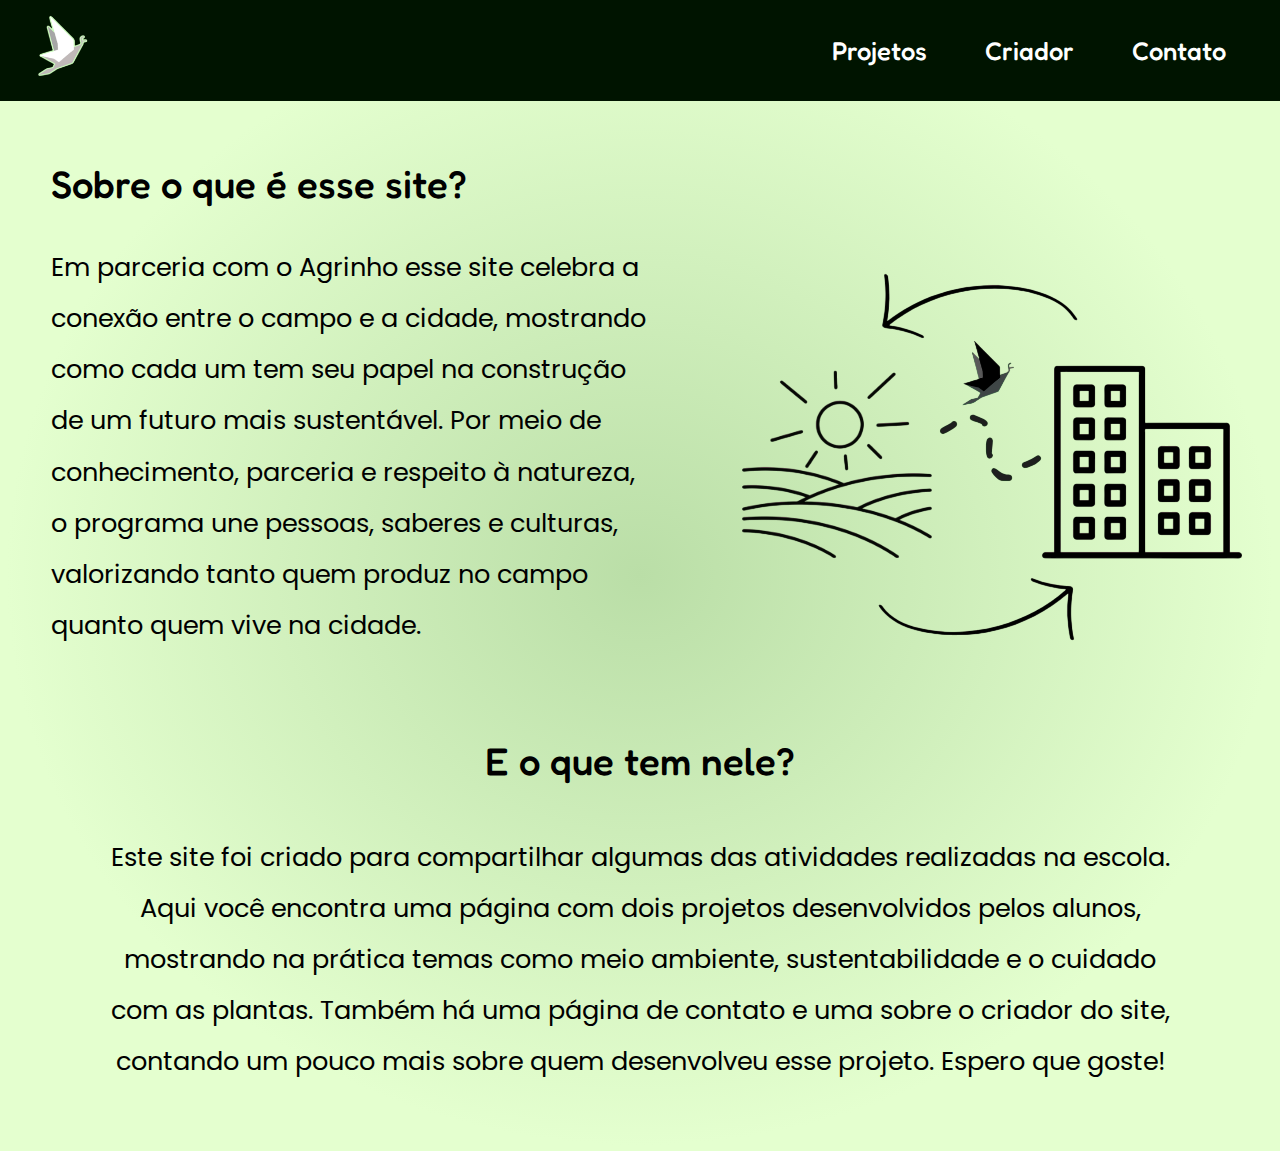
<file: index.html>
<!DOCTYPE html>
<html lang="PT-BR">
<head>
    <meta charset="UTF-8">
    <meta http-equiv="X-UA-Compatible" content="IE=edge">
    <meta name="viewport" content="width=device-width, initial-scale=1.0">
    <link rel="stylesheet" href="style.css">
    <link rel="stylesheet" href="reset_X.css">
    <link rel="preconnect" href="https://fonts.googleapis.com">
    <link rel="preconnect" href="https://fonts.gstatic.com" crossorigin>
    <link href="https://fonts.googleapis.com/css2?family=Fredoka:wght@300..700&display=swap" rel="stylesheet">
    <link href="https://fonts.googleapis.com/css2?family=Poppins&display=swap" rel="stylesheet">
    <title>TP - inicial</title>
</head>
<body class="tudo">
    <header class="cabecalho">
        <div class="icones">
        <a href="../index.html"><img class="logo" src="logo.png" alt="inicio"></a>
        <a href="projetos/projetos.html"><img class="projetos" src="projetos/iconfolha.png" alt="projetos"></a>
        <a href="criador/criador.html"><img class="integrantes" src="projetos/iconpessoa.png" alt="integrantes"></a>
        <a href="contato/contato.html"><img class="contato" src="projetos/iconlocalizacao.png" alt="contato"></a>
        </div>
        <div class="pc">
                <a href="projetos/projetos.html"><ul class="projetos2">Projetos</ul></a>
                <a href="criador/criador.html"><ul class="integrantes2">Criador</ul></a>
                <a href="contato/contato.html"><ul class="contato2">Contato</ul></a>
        </div>
    </header>
    <h1 class="titulo">Sobre o que é esse site?</h1>
    <div class="separa">
    <p class="texto">Em parceria com o Agrinho esse site celebra a conexão entre o campo e a cidade, mostrando como cada um tem seu papel na construção de um futuro mais sustentável. Por meio de conhecimento, parceria e respeito à natureza, o programa une pessoas, saberes e culturas, valorizando tanto quem produz no campo quanto quem vive na cidade.</p>
        <img class="bc" src="imagemirada.png" width="75%" alt="imagem maneira">
    </div>
    <header class="agrinho">E o que tem nele?</header>
    <p class="textoagrinho">Este site foi criado para compartilhar algumas das atividades realizadas na escola. Aqui você encontra uma página com dois projetos desenvolvidos pelos alunos, mostrando na prática temas como meio ambiente, sustentabilidade e o cuidado com as plantas. Também há uma página de contato e uma sobre o criador do site, contando um pouco mais sobre quem desenvolveu esse projeto. Espero que goste!</p>
</body>
</file>
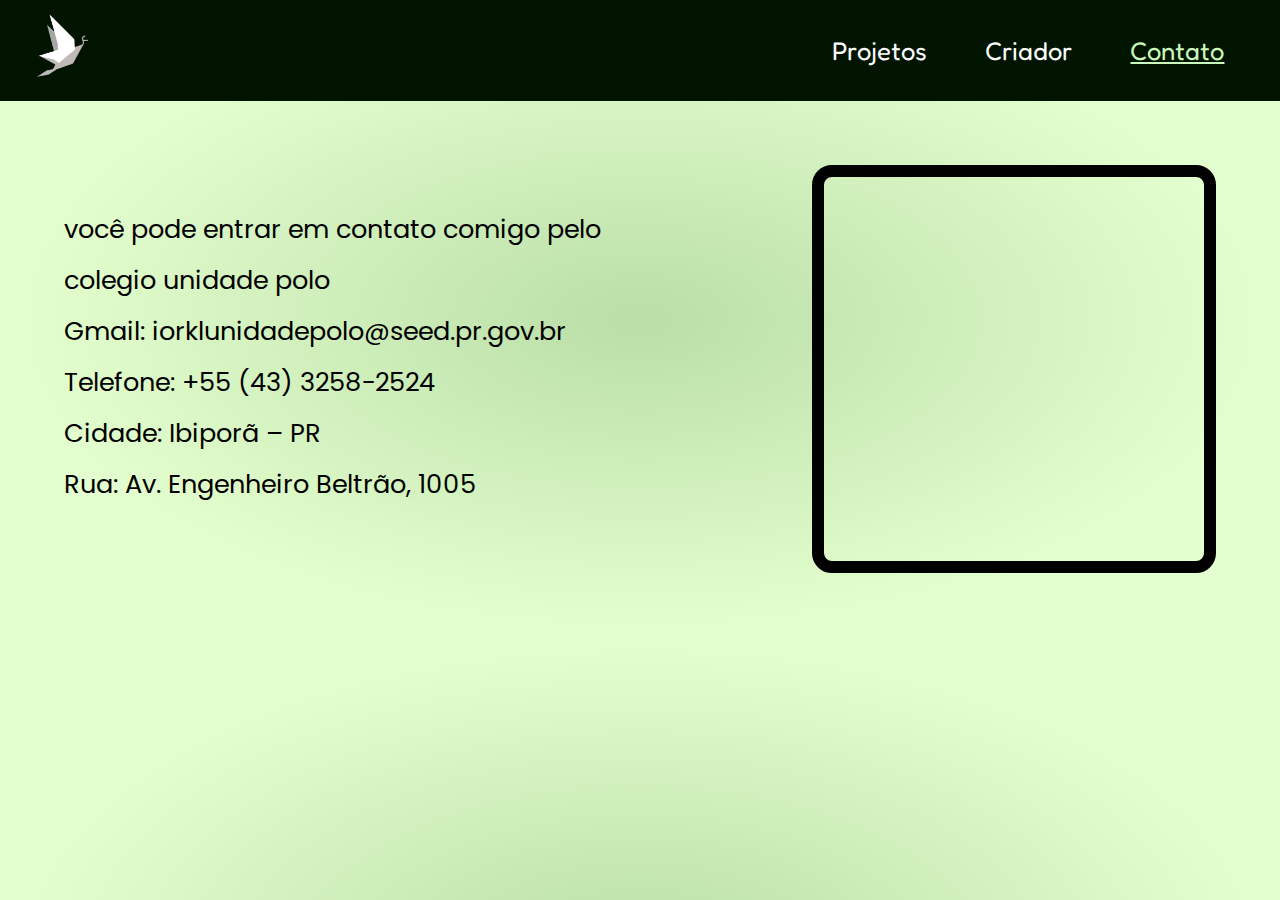
<file: contato/contato.html>
<!DOCTYPE html>
<html lang="PT-BR">
<head>
    <meta charset="UTF-8">
    <meta http-equiv="X-UA-Compatible" content="IE=edge">
    <meta name="viewport" content="width=device-width, initial-scale=1.0">
    <link rel="stylesheet" href="contato.css">
    <link rel="stylesheet" href="reset_X.css">
    <link rel="preconnect" href="https://fonts.googleapis.com">
    <link rel="preconnect" href="https://fonts.gstatic.com" crossorigin>
    <link href="https://fonts.googleapis.com/css2?family=Fredoka:wght@300..700&display=swap" rel="stylesheet">
    <link href="https://fonts.googleapis.com/css2?family=Poppins&display=swap" rel="stylesheet">
    <title>contato</title>
</head>
<body class="tudo">
    <header class="cabecalho">
        <div class="icones">
        <a href="../index.html"><img class="logo" src="../projetos/logopadrao.png" alt="inicio"></a>
        <a href="../projetos/projetos.html"><img class="projetos" src="../projetos/iconfolha.png" alt="projetos"></a>
        <a href="../criador/criador.html"><img class="integrantes" src="../projetos/iconpessoa.png" alt="integrantes"></a>
<img class="contato" src="../projetos/iconlocalizacaoS.png" alt="contato">
        </div>
        <div class="pc">
                <a href="../projetos/projetos.html"><ul class="projetos2">Projetos</ul></a>
                <a href="../criador/criador.html"><ul class="integrantes2">Criador</ul></a>
<ul class="contato2">Contato</ul>
        </div>
    </header>
    <div class="interior">
        <ul class="texto">
            <li>você pode entrar em contato comigo pelo colegio unidade polo</li>
            <li>Email: iorklunidadepolo@seed.pr.gov.br</li>
            <li>Telefone: +55 (43) 3258-2524</li>
            <li>Cidade: Ibiporã – PR</li>
            <li>Rua: Av. Engenheiro Beltrão, 1005</li>
        </ul>
        <iframe class="mapa" src="https://www.google.com/maps/embed?pb=!1m18!1m12!1m3!1d3665.426672056186!2d-51.04086918857665!3d-23.263941350646306!2m3!1f0!2f0!3f0!3m2!1i1024!2i768!4f13.1!3m3!1m2!1s0x94eb47ca7de7359d%3A0xd9c73ad5f8b13943!2sUnidade%20Polo%2C%20C%20E-Ef%20M%20P!5e0!3m2!1spt-BR!2sbr!4v1750609678465!5m2!1spt-BR!2sbr%22%20width=%22600%22%20height=%22450%22%20style=%22border:0;%22%20allowfullscreen=%22%22%20loading=%22lazy%22%20referrerpolicy=%22no-referrer-when-downgrade" style="width:80vw; height:90vw; border: 4vw solid #000000; border-radius: 20px; margin-left: 6.5vw;"></iframe>
    </div>
    <div class="interior2">
        <ul class="texto">
            <li>você pode entrar em contato comigo pelo colegio unidade polo</li>
            <li>Gmail: iorklunidadepolo@seed.pr.gov.br</li>
            <li>Telefone: +55 (43) 3258-2524</li>
            <li>Cidade: Ibiporã – PR</li>
            <li>Rua: Av. Engenheiro Beltrão, 1005</li>
        </ul>
        <iframe class="mapa" src="https://www.google.com/maps/embed?pb=!1m18!1m12!1m3!1d3665.426672056186!2d-51.04086918857665!3d-23.263941350646306!2m3!1f0!2f0!3f0!3m2!1i1024!2i768!4f13.1!3m3!1m2!1s0x94eb47ca7de7359d%3A0xd9c73ad5f8b13943!2sUnidade%20Polo%2C%20C%20E-Ef%20M%20P!5e0!3m2!1spt-BR!2sbr!4v1750609678465!5m2!1spt-BR!2sbr%22%20width=%22600%22%20height=%22450%22%20style=%22border:0;%22%20allowfullscreen=%22%22%20loading=%22lazy%22%20referrerpolicy=%22no-referrer-when-downgrade" style="width:40vw; height:30vw; border: 1vw solid #000000; border-radius: 20px; margin-left: 6.5vw;"></iframe>

    </div>

</body>
</file>
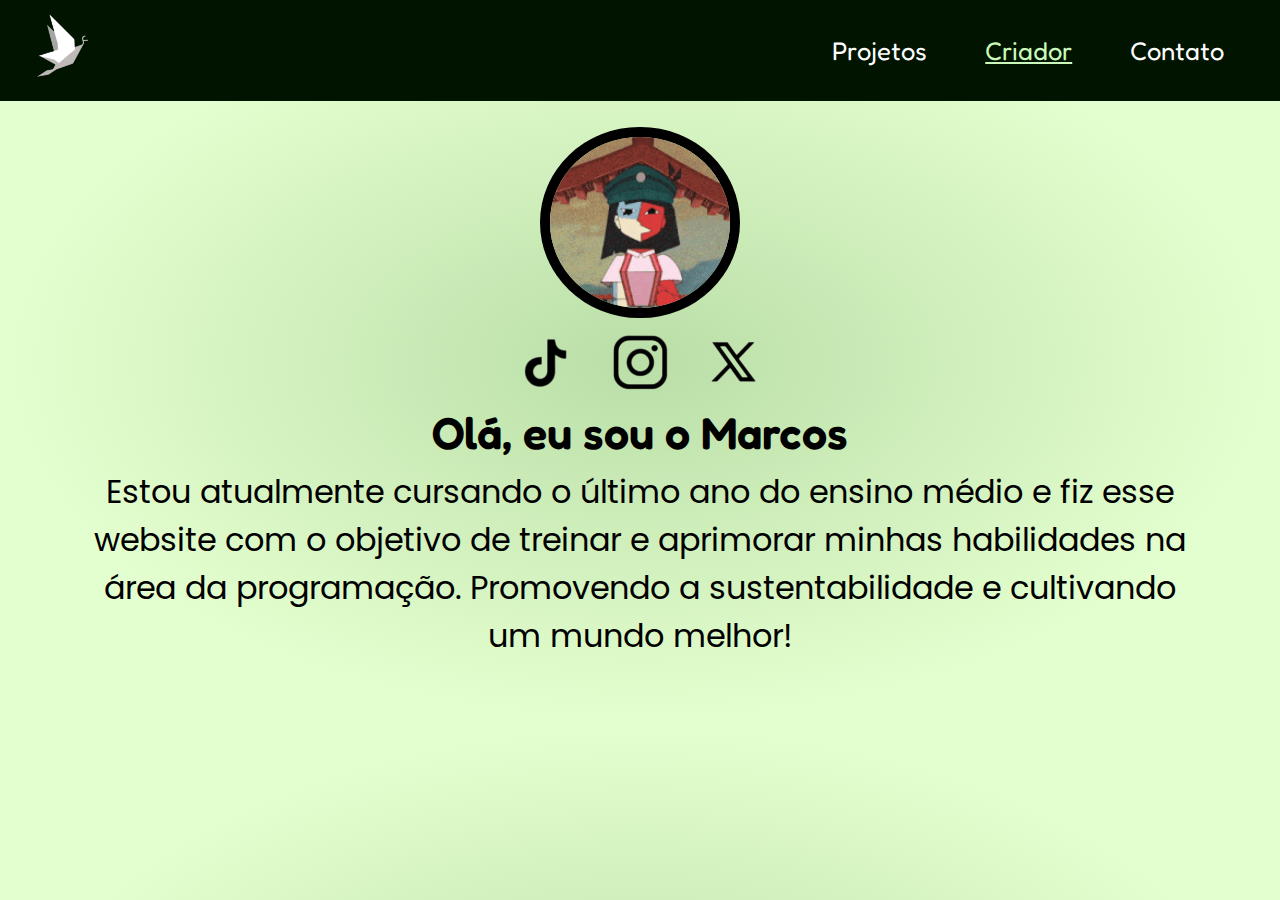
<file: criador/criador.html>
<!DOCTYPE html>
<html lang="PT-BR">
<head>
    <meta charset="UTF-8">
    <meta http-equiv="X-UA-Compatible" content="IE=edge">
    <meta name="viewport" content="width=device-width, initial-scale=1.0">
    <link rel="stylesheet" href="criador.css">
    <link rel="stylesheet" href="reset_X.css">
    <link rel="preconnect" href="https://fonts.gstatic.com" crossorigin>
    <link href="https://fonts.googleapis.com/css2?family=Fredoka:wght@300..700&display=swap" rel="stylesheet">
<link href="https://fonts.googleapis.com/css2?family=Fredoka:wght@599&display=swap" rel="stylesheet">
<link href="https://fonts.googleapis.com/css2?family=Poppins&display=swap" rel="stylesheet">
    <title>Criador</title>
</head>
<body class="tudo">
    <header class="cabecalho">
        <div class="icones">
        <a href="../index.html"><img class="logo" src="../projetos/logopadrao.png" alt="inicio"></a>
        <a href="../projetos/projetos.html"><img class="projetos" src="../projetos/iconfolha.png" alt="projetos"></a>
<img class="integrantes" src="../projetos/iconpessoaS.png" alt="integrantes">
        <a href="../contato/contato.html"><img class="contato" src="../projetos/iconlocalizacao.png" alt="contato"></a>
        </div>
        <div class="pc">
                <a href="../projetos/projetos.html"><ul class="projetos2">Projetos</ul></a>
                <ul class="integrantes2">Criador</ul>
                <a href="../contato/contato.html"><ul class="contato2">Contato</ul></a>
            
        </div>
    </header>
        <img class="perfil" src="../imagem.gif" alt="gif top">
        <div class="icon">
            <a href="https://www.tiktok.com/@marcos_tk1212"><img class="poi" src="../tiktok.png" alt="tiktok"></a>
            <a href="https://www.instagram.com/marcos_01218/?next=%2F"><img class="poi" src="../insta.png" alt="instagram"></a>
            <a href="https://x.com/Marcos_01218?t=-fRbw2Rjr2ZcEkedhzmm3w&s=09"><img class="poi" src="../x.png" alt="x"></a>
        </div>
        <header class="ola">Olá, eu sou o Marcos</header>
        <p class="texto">Estou atualmente cursando o último ano do ensino médio e fiz esse website com o objetivo de treinar e aprimorar minhas habilidades na área da programação. Promovendo a sustentabilidade e cultivando um mundo melhor!</p>
    

    
</body>
</html>
</file>
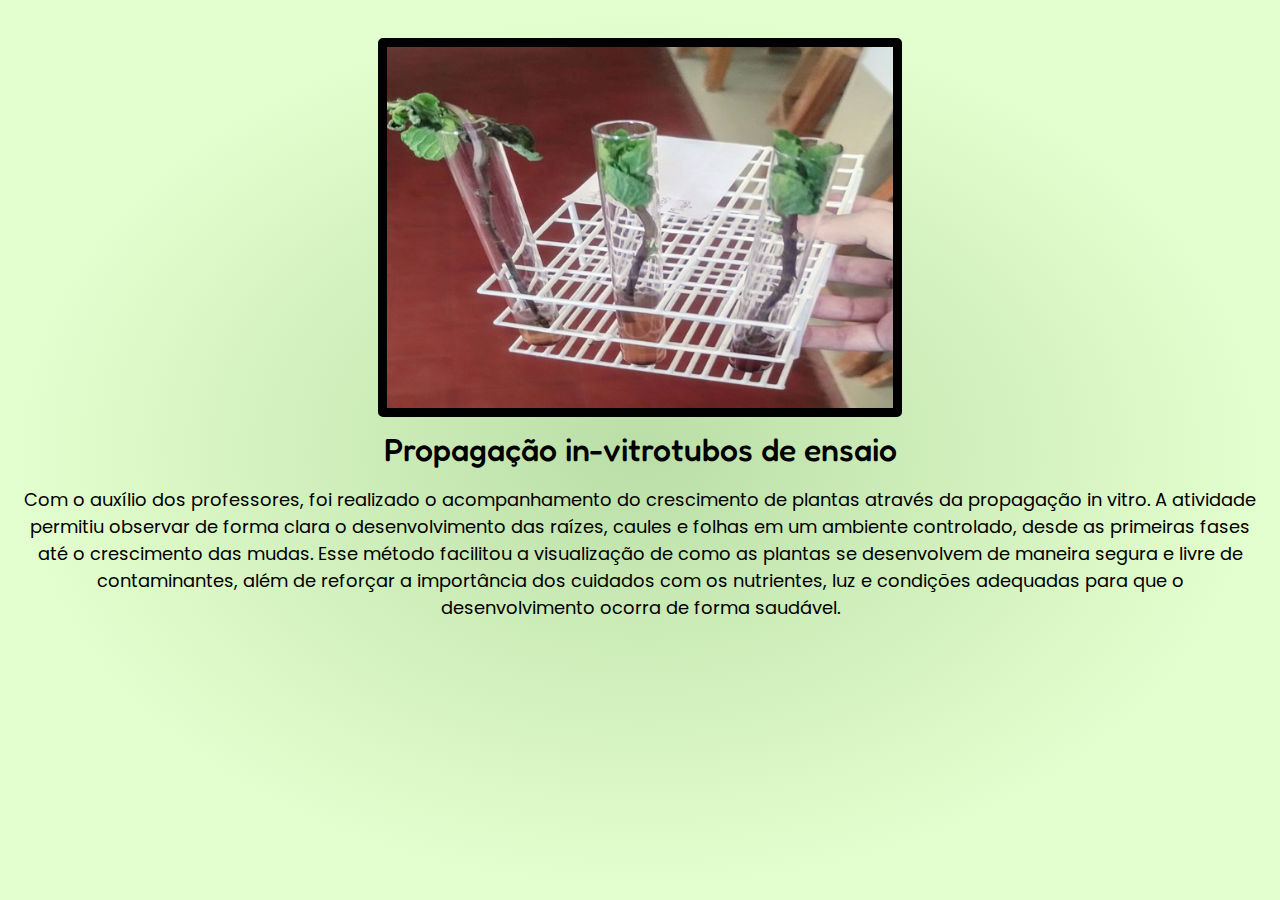
<file: projetos/invitro.html>
<html>
      <link rel="preconnect" href="https://fonts.googleapis.com">
    <link rel="preconnect" href="https://fonts.gstatic.com" crossorigin>
    <link href="https://fonts.googleapis.com/css2?family=Fredoka:wght@300..700&display=swap" rel="stylesheet">
    <link rel="preconnect" href="https://fonts.gstatic.com" crossorigin>
<link href="https://fonts.googleapis.com/css2?family=Poppins&display=swap" rel="stylesheet">
  <head>
    <title>Propagação in-vitro</title>
    <style>
        .fundo {
            background-image: radial-gradient(#badea7, #e4ffcf 70%, #e4ffcf); 
    background-repeat: no-repeat;
    background-size: cover;
        }
        img {
        display: block;
        margin: auto;
        margin-top: 8%;
        border: solid 1.75vw #000000;
        border-radius: 5px;
        align-items: center;
        align-content: center;
        width: 82%;
        margin-left: auto 10%;
      }
      .celular {
        display: flex;
      }
      .pc {
        display: none;
      }

            header {
                align-items: center;
        align-content: center;
                display: block;
                justify-content: center;
                text-align: center;
        font-size: 8vw;
        color: black;
        margin-top: 4%;
            font-family: "Fredoka", sans-serif;
    font-optical-sizing: auto;
    font-weight: 500;
    font-style: normal;
      }
            p {
        font-size: 5vw;
          font-family: "Poppins", sans-serif;
  font-weight: 400;
  font-style: normal;
text-align: center;
margin-left: 5%;
margin-right: 5%;
      }
      
        @media screen and (orientation: landscape) {
          .pc {
            display: flex;
          }
          .celular {
            display: none;
          }
      img {
        
        display: block;
        margin: auto;
        margin-top: auto 5%;
        margin-top: 3%;
        border: solid 0.75vw #000000;
        border-radius: 5px;
        align-items: center;
        align-content: center;
        width: 40%;
        
      }
      header {
                align-items: center;
        align-content: center;
                display: block;
                justify-content: center;
                text-align: center;
        font-size: 2.5vw;
        color: black;
        margin-top: 1%;
            font-family: "Fredoka", sans-serif;
    font-optical-sizing: auto;
    font-weight: <700>;
    font-style: normal;
      }

      p {
        font-size: 1.4vw;
          font-family: "Poppins", sans-serif;
  font-weight: 400;
  font-style: normal;
text-align: center;
margin-left: 1%;
margin-right: 1%;
      }
    }
    </style>
  </head>
  <body class="fundo">
    <img class="pc" src="invitro2.jpg" alt="">
<img class="celular" width="90%" src="invitro2.jpg" alt="">
<header class="pc">Propagação in-vitrotubos de ensaio</header>
<header class="celular">Propagação in-vitro</header>
<p class="pc">Com o auxílio dos professores, foi realizado o acompanhamento do crescimento de plantas através da propagação in vitro. A atividade permitiu observar de forma clara o desenvolvimento das raízes, caules e folhas em um ambiente controlado, desde as primeiras fases até o crescimento das mudas. Esse método facilitou a visualização de como as plantas se desenvolvem de maneira segura e livre de contaminantes, além de reforçar a importância dos cuidados com os nutrientes, luz e condições adequadas para que o desenvolvimento ocorra de forma saudável.</p>
<p class="celular">Com o auxílio dos professores, foi realizado o acompanhamento do crescimento de plantas através da propagação in vitro. A atividade permitiu observar de forma clara o desenvolvimento das raízes, caules e folhas em um ambiente controlado, desde as primeiras fases até o crescimento das mudas. Esse método facilitou a visualização de como as plantas se desenvolvem de maneira segura e livre de contaminantes, além de reforçar a importância dos cuidados com os nutrientes, luz e condições adequadas para que o desenvolvimento ocorra de forma saudável.</p>
  </body>
  </body>
</html>
</file>
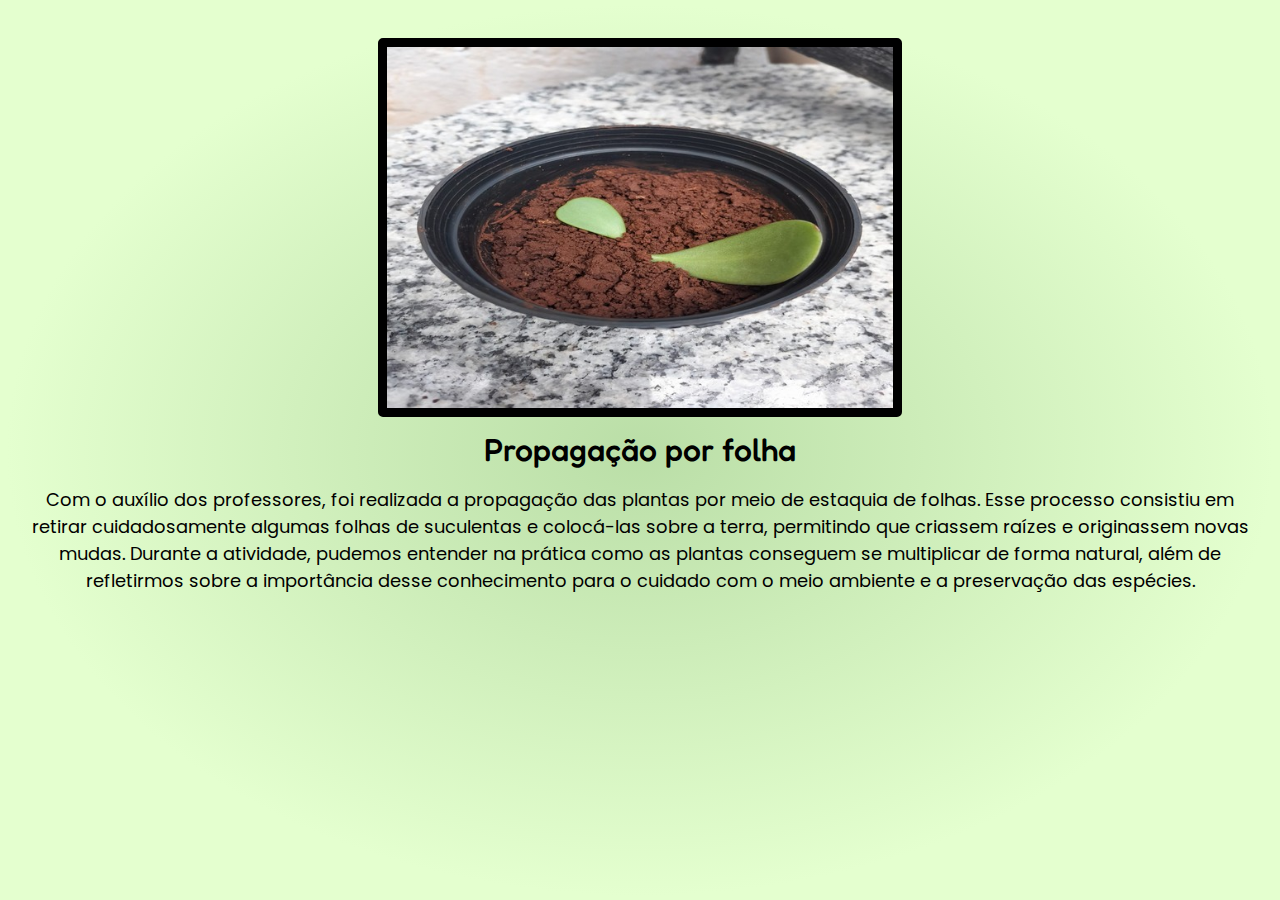
<file: projetos/planta.html>
<html>
      <link rel="preconnect" href="https://fonts.googleapis.com">
    <link rel="preconnect" href="https://fonts.gstatic.com" crossorigin>
    <link href="https://fonts.googleapis.com/css2?family=Fredoka:wght@300..700&display=swap" rel="stylesheet">
    <link rel="preconnect" href="https://fonts.gstatic.com" crossorigin>
<link href="https://fonts.googleapis.com/css2?family=Poppins&display=swap" rel="stylesheet">
  <head>
    <title>Propagação por Folha</title>
    <style>
        .fundo {
            background-image: radial-gradient(#badea7, #e4ffcf 70%, #e4ffcf); 
    background-repeat: no-repeat;
    background-size: cover;
        }
        img {
        display: block;
        margin: auto;
        margin-top: 8%;
        border: solid 1.75vw #000000;
        border-radius: 5px;
        align-items: center;
        align-content: center;
        width: 82%;
        margin-left: auto 10%;
      }
      .celular {
        display: flex;
      }
      .pc {
        display: none;
      }

            header {
                align-items: center;
        align-content: center;
                display: block;
                justify-content: center;
                text-align: center;
        font-size: 8vw;
        color: black;
        margin-top: 4%;
            font-family: "Fredoka", sans-serif;
    font-optical-sizing: auto;
    font-weight: 500;
    font-style: normal;
      }
            p {
        font-size: 5vw;
          font-family: "Poppins", sans-serif;
  font-weight: 400;
  font-style: normal;
text-align: center;
margin-left: 5%;
margin-right: 5%;
      }
      
        @media screen and (orientation: landscape) {
          .pc {
            display: flex;
          }
          .celular {
            display: none;
          }
      img {
        
        display: block;
        margin: auto;
        margin-top: auto 5%;
        margin-top: 3%;
        border: solid 0.75vw #000000;
        border-radius: 5px;
        align-items: center;
        align-content: center;
        width: 40%;
        
      }
      header {
                align-items: center;
        align-content: center;
                display: block;
                justify-content: center;
                text-align: center;
        font-size: 2.5vw;
        color: black;
        margin-top: 1%;
            font-family: "Fredoka", sans-serif;
    font-optical-sizing: auto;
    font-weight: <700>;
    font-style: normal;
      }

      p {
        font-size: 1.4vw;
          font-family: "Poppins", sans-serif;
  font-weight: 400;
  font-style: normal;
text-align: center;
margin-left: 1%;
margin-right: 1%;
      }
    }
    </style>
  </head>
  <body class="fundo">
    <img class="pc" src="planta2.jpg" alt="">
<img class="celular" width="90%" src="planta2.jpg" alt="">
<header class="pc">Propagação por folha</header>
<header class="celular">Propagação por folha</header>
<p class="pc">Com o auxílio dos professores, foi realizada a propagação das plantas por meio de estaquia de folhas. Esse processo consistiu em retirar cuidadosamente algumas folhas de suculentas e colocá-las sobre a terra, permitindo que criassem raízes e originassem novas mudas. Durante a atividade, pudemos entender na prática como as plantas conseguem se multiplicar de forma natural, além de refletirmos sobre a importância desse conhecimento para o cuidado com o meio ambiente e a preservação das espécies.</p>
<p class="celular">Com o auxílio dos professores, foi realizada a propagação das plantas por meio de estaquia de folhas. Esse processo consistiu em retirar cuidadosamente algumas folhas de suculentas e colocá-las sobre a terra, permitindo que criassem raízes e originassem novas mudas. Durante a atividade, pudemos entender na prática como as plantas conseguem se multiplicar de forma natural, além de refletirmos sobre a importância desse conhecimento para o cuidado com o meio ambiente e a preservação das espécies.</p>
  </body>
  </body>
</html>
</file>
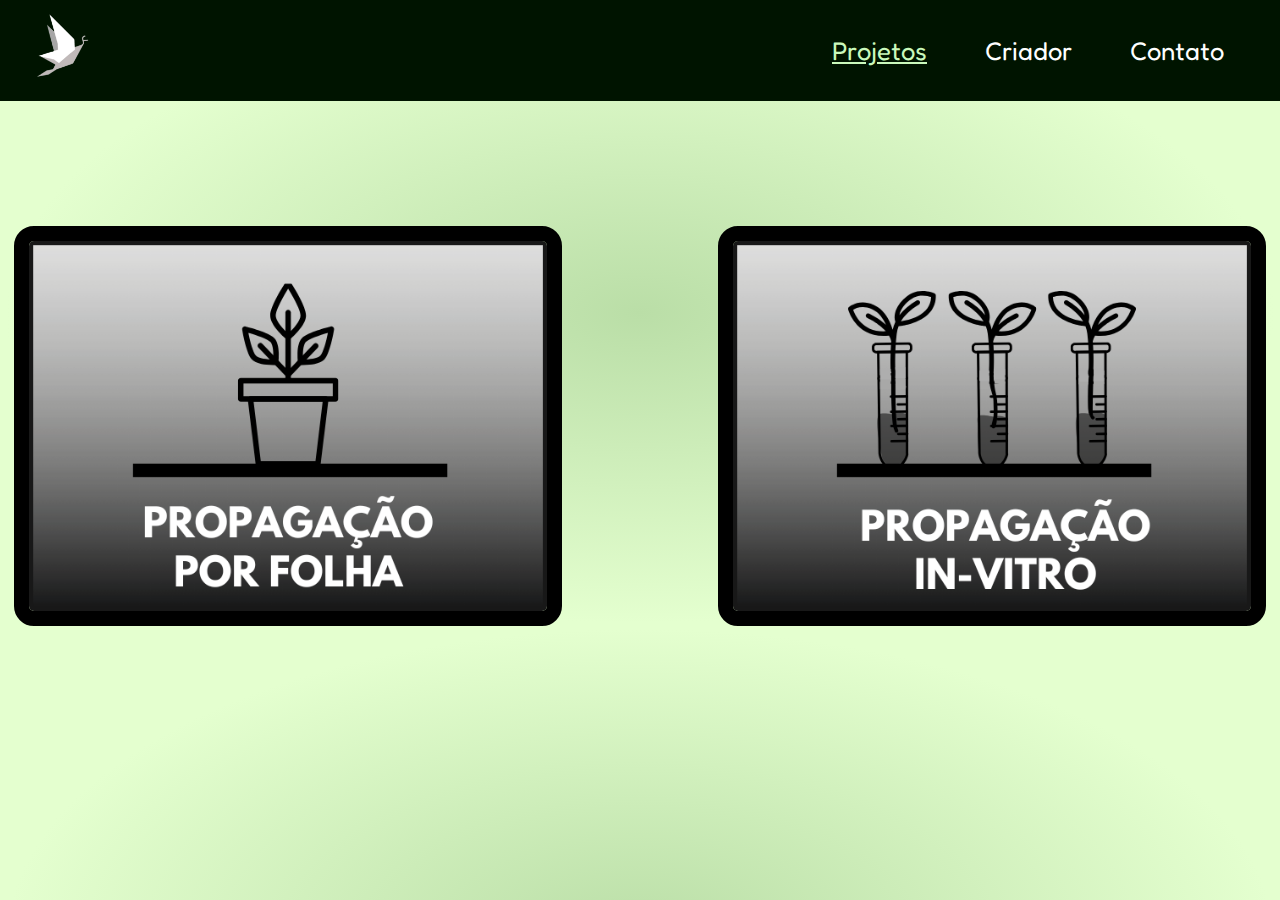
<file: projetos/projetos.html>
<!DOCTYPE html>
<html lang="PT-BR">
<head>
    <meta charset="UTF-8">
    <meta http-equiv="X-UA-Compatible" content="IE=edge">
    <meta name="viewport" content="width=device-width, initial-scale=1.0">
    <link rel="stylesheet" href="projetos.css">
        <link rel="icon" type="image/png" href="favicon.png">
    <link rel="stylesheet" href="reset_X.css">
    <link rel="preconnect" href="https://fonts.googleapis.com">
    <link rel="preconnect" href="https://fonts.gstatic.com" crossorigin>
    <link href="https://fonts.googleapis.com/css2?family=Fredoka:wght@300..700&display=swap" rel="stylesheet">
    <title>Projetos</title>
</head>
<body class="tudo">
    <header class="cabecalho">
        <div class="icones">
        <a href="../index.html"><img class="logo" src="logopadrao.png" alt="inicio"></a>
        <img class="projetos" src="iconfolhaS.png" alt="projetos">
        <a href="../criador/criador.html"><img class="integrantes" src="iconpessoa.png" alt="integrantes"></a>
        <a href="../contato/contato.html"><img class="contato" src="iconlocalizacao.png" alt="contato"></a>
        </div>
        <div class="pc">
                <ul class="projetos2">Projetos</ul>
                <a href="../criador/criador.html"><ul class="integrantes2">Criador</ul></a>
                <a href="../contato/contato.html"><ul class="contato2">Contato</ul></a>
            
        </div>
    </header>
    <div class="fundo">

        <div class="imagens">
            <a href="planta.html" target="_blank"><img class="imgseparado" src="planta.jpg" alt="imagem"></a>
            <a href="invitro.html" target="_blank"><img class="imgseparado" src="invitro.png" alt="imagem"></a>
        </div>
    </div>
    
</body>
</html>
</file>
<file: style.css>
.cabecalho {
    background-color: #001400;
    position: relative;
    display: flex;
    width: 100%;
}

.tudo {
    background-image: radial-gradient(#badea7, #e4ffcf 70%, #e4ffcf); 

    
}


.icones {
    width: 100%;
    margin: 0 auto;
    position: relative;
}

.pc {
    width: 100%
}

.logo {
    width: 25%;
    margin-top: 4%;
    margin-bottom: 3%;
    margin-left: 0%;

}

.projetos {
    width: 11%;
    margin-left: 10%;
    margin-bottom: 8%;
    
}

.integrantes {
    width: 11%;
    margin-left: 10%;
    margin-bottom: 8%;
}

.contato {
    width: 11%;
    margin-left: 10%;
    margin-bottom: 8%;
    margin-right: 6%;
}

.titulo {
    font-size: 10vw;
    text-align: center;
    justify-content: center;
    color: black;
    margin-top: 10vw;
    font-family: "Fredoka", sans-serif;
    font-optical-sizing: auto;
    font-weight: 500;
    font-style: normal;
}

.texto {
    font-size: 5vw;
    margin-top: 5vw;
    margin-left: 10vw;
    line-height: 1.3;
    margin-right: 10vw;
    text-align: center;
    color: black;
    justify-content: center;
              font-family: "Poppins", sans-serif;
  font-weight: 400;
  font-style: normal;
}

.bc {
    display: flex;
    justify-content: center;
    text-align: center;
    margin-right: auto;
    margin-left: auto;
    margin-top: 5vw;

}


.pc {
    display: none;
}

.agrinho {
    text-align: center;
        font-family: "Fredoka", sans-serif;
    font-optical-sizing: auto;
    font-weight: 500;
    font-style: normal;
    font-size: 10vw;
}

.textoagrinho {
    text-align: center;
    margin-left: 10vw;
    margin-top: 5vw;
    margin-bottom: 5vw;
    margin-right: 10vw;
        line-height: 1.3;
    font-size: 5vw;
                  font-family: "Poppins", sans-serif;
  font-weight: 400;
  font-style: normal;
}



@media screen and (orientation: landscape) {


.pc {
    display: flex;
    gap: 13%;
    align-items: center;
    position: relative;
    margin-left: 30%;
    color: white;
    font-family: "Fredoka", sans-serif;
    font-optical-sizing: auto;
    font-weight: 500;
    font-style: normal;
    
}

.projetos, .contato, .integrantes {
    display: none;
}

.cabecalho {
    width: 100%;
    height: 20%;
    display: flex;
}

.logo {
    width: 24%;
    margin-top: 0%;
    margin-bottom: 0%;
    margin-left: 1%;
}


.projetos2 {
    font-size: 2vw;


}

.integrantes2, .contato2 {

    font-size: 2vw;

}

.titulo {
    font-size: 3vw;
    margin-top: 5vw;
    justify-content: baseline;
    text-align: left;
    margin-left: 4vw;
}

.texto {
    font-size: 2vw;
    text-align: left;
    margin-left: 0;
    margin-right: 7vw;
    margin-top: 3vw;
    line-height: 2;
    margin-left: 4vw;
}

.bc {
    width: 100%;
    margin: 0;
margin-right: 3vw;

}

.separa {
    display: flex;
}


.agrinho {
    text-align: center;
        font-family: "Fredoka", sans-serif;
    font-optical-sizing: auto;
    font-weight: 500;
    font-style: normal;
    font-size: 3vw;
    margin-top: 3vw;
}

.textoagrinho {
    text-align: center;
    margin-left: 8vw;
    margin-top: 4vw;
    margin-bottom: 5vw;
    margin-right: 8vw;
        line-height: 2;
    font-size: 2vw;
                  font-family: "Poppins", sans-serif;
  font-weight: 400;
  font-style: normal;
}



}

a { color: inherit; }

a:link{
    text-decoration: none;
}

a:visited{
    text-decoration: none;
}

a:hover {
    text-decoration: underline;
}
</file>
<file: contato/contato.css>
.cabecalho {
    background-color: #001400;
    position: relative;
    display: flex;
    width: 100%;
}

.tudo {
    background-image: radial-gradient(#badea7, #e4ffcf 70%, #e4ffcf); 

    
}


.icones {
    width: 100%;
    margin: 0 auto;
    position: relative;
}

.pc {
    width: 100%
}

.logo {
    width: 25%;
    margin-top: 4%;
    margin-bottom: 3%;
    margin-left: 0%;

}

.projetos {
    width: 11%;
    margin-left: 10%;
    margin-bottom: 8%;
    
}

.integrantes {
    width: 11%;
    margin-left: 10%;
    margin-bottom: 8%;
}

.contato {
    width: 11%;
    margin-left: 10%;
    margin-bottom: 8%;
    margin-right: 6%;
}



.pc {
    display: none;
}

.texto {
    color: #000000;
    text-align: center;
    margin-top: 10vw;
    line-height: 2;
    font-size: 4vw;
    justify-content: center;
          font-family: "Poppins", sans-serif;
  font-weight: 400;
  font-style: normal;
  margin-left: 2%;
  margin-right: 2%;
}

.mapa {
    width: 80vw;
    margin-top: 8vw;
    justify-content: center;
    text-align: center;
    margin-bottom: 10vw;
    border: #ffffff solid 10px;
}

.interior2 {
    display: none;
}




@media screen and (orientation: landscape) {


.pc {
    display: flex;
    gap: 13%;
    align-items: center;
    position: relative;
    margin-left: 30%;
    color: white;
    font-family: "Fredoka", sans-serif;
    font-optical-sizing: auto;
    font-weight: <700>;
    font-style: normal;
    
}

.projetos, .contato, .integrantes {
    display: none;
}

.cabecalho {
    width: 100%;
    height: 20%;
    display: flex;
}

.logo {
    width: 24%;
    margin-top: 0%;
    margin-bottom: 0%;
    margin-left: 1%;
}


.projetos2, .integrantes2  {
    font-size: 2vw;


}

.contato2 {

    font-size: 2vw;
    color: #caf9bb;
    text-decoration: underline;


}

.texto {
    color: #000000;
    text-align: left;
    margin-left: 5vw;
    margin-top: 8vw;
    margin-right: 5vw;
    line-height: 2;
    font-size: 2vw;
    justify-content: left;
              font-family: "Poppins", sans-serif;
  font-weight: 400;
  font-style: normal;

}

.mapa {
    width: 8px;
    margin-top: 5vw;
    justify-content: center;
    text-align: center;
    margin-bottom: 5vw;
    border: #ffffff solid 10px;
    margin-right: 5vw;
}

.interior {
    display: none;
}

.interior2 {
    display: flex;
}





}

a { color: inherit; }

a:link{
    text-decoration: none;
}

a:visited{
    text-decoration: none;
}

a:hover {
    text-decoration: underline;
}
</file>
<file: criador/criador.css>
.cabecalho {
    background-color: #001400;
    position: relative;
    display: flex;
    width: 100%;
}

.tudo {
    background-image: radial-gradient(#badea7, #e4ffcf 70%, #e4ffcf); 

    
}


.icones {
    width: 100%;
    margin: 0 auto;
    position: relative;
}

.pc {
    display: none;
    width: 100%
    
}

.logo {
    width: 25%;
    margin-top: 4%;
    margin-bottom: 3%;
    margin-left: 0%;


}

.projetos {
    width: 11%;
    margin-left: 10%;
    margin-bottom: 8%;
    
}

.integrantes {
    width: 11%;
    margin-left: 10%;
    margin-bottom: 8%;
}

.contato {
    width: 11%;
    margin-left: 10%;
    margin-bottom: 8%;
    margin-right: 6%;
}

.perfil {
    border: #000000 solid 10px;
    border-radius: 50%;
    width: 40%;
        display: block;
    text-align: center;
    align-items: center;
    justify-content: center;
    margin-left: auto;
    margin-right: auto;
    margin-top: 10%;
}

.ola {
    text-align: center;
    font-size: 8vw;
    margin-top: 4%;
                font-family: "Fredoka", sans-serif;
    font-optical-sizing: auto;
    font-weight: 599;
    font-style: normal;
}

.texto {
              font-family: "Poppins", sans-serif;
  font-weight: 400;
  font-style: normal;
  font-size: 6vw;
  text-align: center;
  margin-top: 4%;
  margin-left: 6%;
  margin-right: 6%;
            line-height: 1.5;
}

.icon {
    text-align: center;
    margin-top: 5%;
}

.poi {
    width: 15%;
    margin-left: 3%;
    margin-right: 3%;

}







@media screen and (orientation: landscape) {


.pc {
    display: flex;
    gap: 13%;
    align-items: center;
    position: relative;
    margin-left: 30%;
    color: white;
    font-family: "Fredoka", sans-serif;
    font-optical-sizing: auto;
    font-weight: <700>;
    font-style: normal;
    
}

.projetos, .contato, .integrantes {
    display: none;
}

.cabecalho {
    width: 100%;
    height: 20%;
    display: flex;
}

.logo {
    width: 24%;
    margin-top: 0%;
    margin-bottom: 0%;
    margin-left: 1%;
}


.integrantes2 {
    font-size: 2vw;
    color: #caf9bb;
    text-decoration: underline;

}

.projetos2, .contato2 {

    font-size: 2vw;

}

.tudo {
    background-color: rgb(39, 21, 54);
    background-size: cover;

}


.perfil {
    border: #000000 solid 10px;
    border-radius: 50%;
    width:14%;
        display: block;
    text-align: center;
    align-items: center;
    justify-content: center;
    margin-left: auto;
    margin-right: auto;
    margin-top: 2%;
}

.ola {
    text-align: center;
    font-size: 3.5vw;
    margin-top: 1%;
                font-family: "Fredoka", sans-serif;
    font-optical-sizing: auto;
    font-weight: 599;
    font-style: normal;
}

.texto {
              font-family: "Poppins", sans-serif;
  font-weight: 400;
  font-style: normal;
  font-size: 2.5vw;
  text-align: center;
          line-height: 1.5;
          margin-bottom: 5vw;
  margin-top: 1%;
  margin-left: 6%;
  margin-right: 6%;
}

.icon {
    text-align: center;
    margin-top: 1%;
}

.poi {
    width: 5%;
    margin-left: 1%;
    margin-right: 1%;

}




}



a { color: inherit; }

a:link{
    text-decoration: none;
}

a:visited{
    text-decoration: none;
}

a:hover {
    text-decoration: underline;
}
</file>
<file: projetos/projetos.css>
.cabecalho {
    background-color: #001400;
    position: relative;
    display: flex;
    width: 100%;
}

.tudo {
    background-image: radial-gradient(#badea7, #e4ffcf 70%, #e4ffcf); 

    
}


.icones {
    width: 100%;
    margin: 0 auto;
    position: relative;
}

.pc {
    width: 100%
}

.logo {
    width: 25%;
    margin-top: 4%;
    margin-bottom: 3%;
    margin-left: 0%;

}

.projetos {
    width: 11%;
    margin-left: 10%;
    margin-bottom: 8%;
    
}

.integrantes {
    width: 11%;
    margin-left: 10%;
    margin-bottom: 8%;
}

.contato {
    width: 11%;
    margin-left: 10%;
    margin-bottom: 8%;
    margin-right: 6%;
}

.pc {
    display: none;
}

.imagens {
    position: relative;
    margin: 0 auto;

}

.imgseparado {
    width: 70%;
    display:block;
    margin-left:auto;
    margin-right:auto;
    border: solid 13px #000000;
    border-radius: 20px;
    margin-top: 15%;
    
}



@media screen and (orientation: landscape) {


.pc {
    display: flex;
    gap: 13%;
    align-items: center;
    position: relative;
    margin-left: 30%;
    color: white;
    font-family: "Fredoka", sans-serif;
    font-optical-sizing: auto;
    font-weight: <700>;
    font-style: normal;
    
}

.projetos, .contato, .integrantes {
    display: none;
}

.cabecalho {
    width: 100%;
    height: 20%;
    display: flex;
}

.logo {
    width: 24%;
    margin-top: 0%;
    margin-bottom: 0%;
    margin-left: 1%;
}


.projetos2 {
    font-size: 2vw;
    color: #caf9bb;
    text-decoration: underline;

}

.integrantes2, .contato2 {

    font-size: 2vw;

}

.imagens { 
    display: flex;
    margin-right: auto;
    text-align: center;
    margin-left: 7% auto;
    margin-right: auto;
    justify-content: center;
    gap: 10%;
    margin-top: 3%;
    

}

.imgseparado {
    width: 90%;
    border: solid 1.2vw #000000;
    
}


}

a { color: inherit; }

a:link{
    text-decoration: none;
}

a:visited{
    text-decoration: none;
}

a:hover {
    text-decoration: underline;
}
</file>
